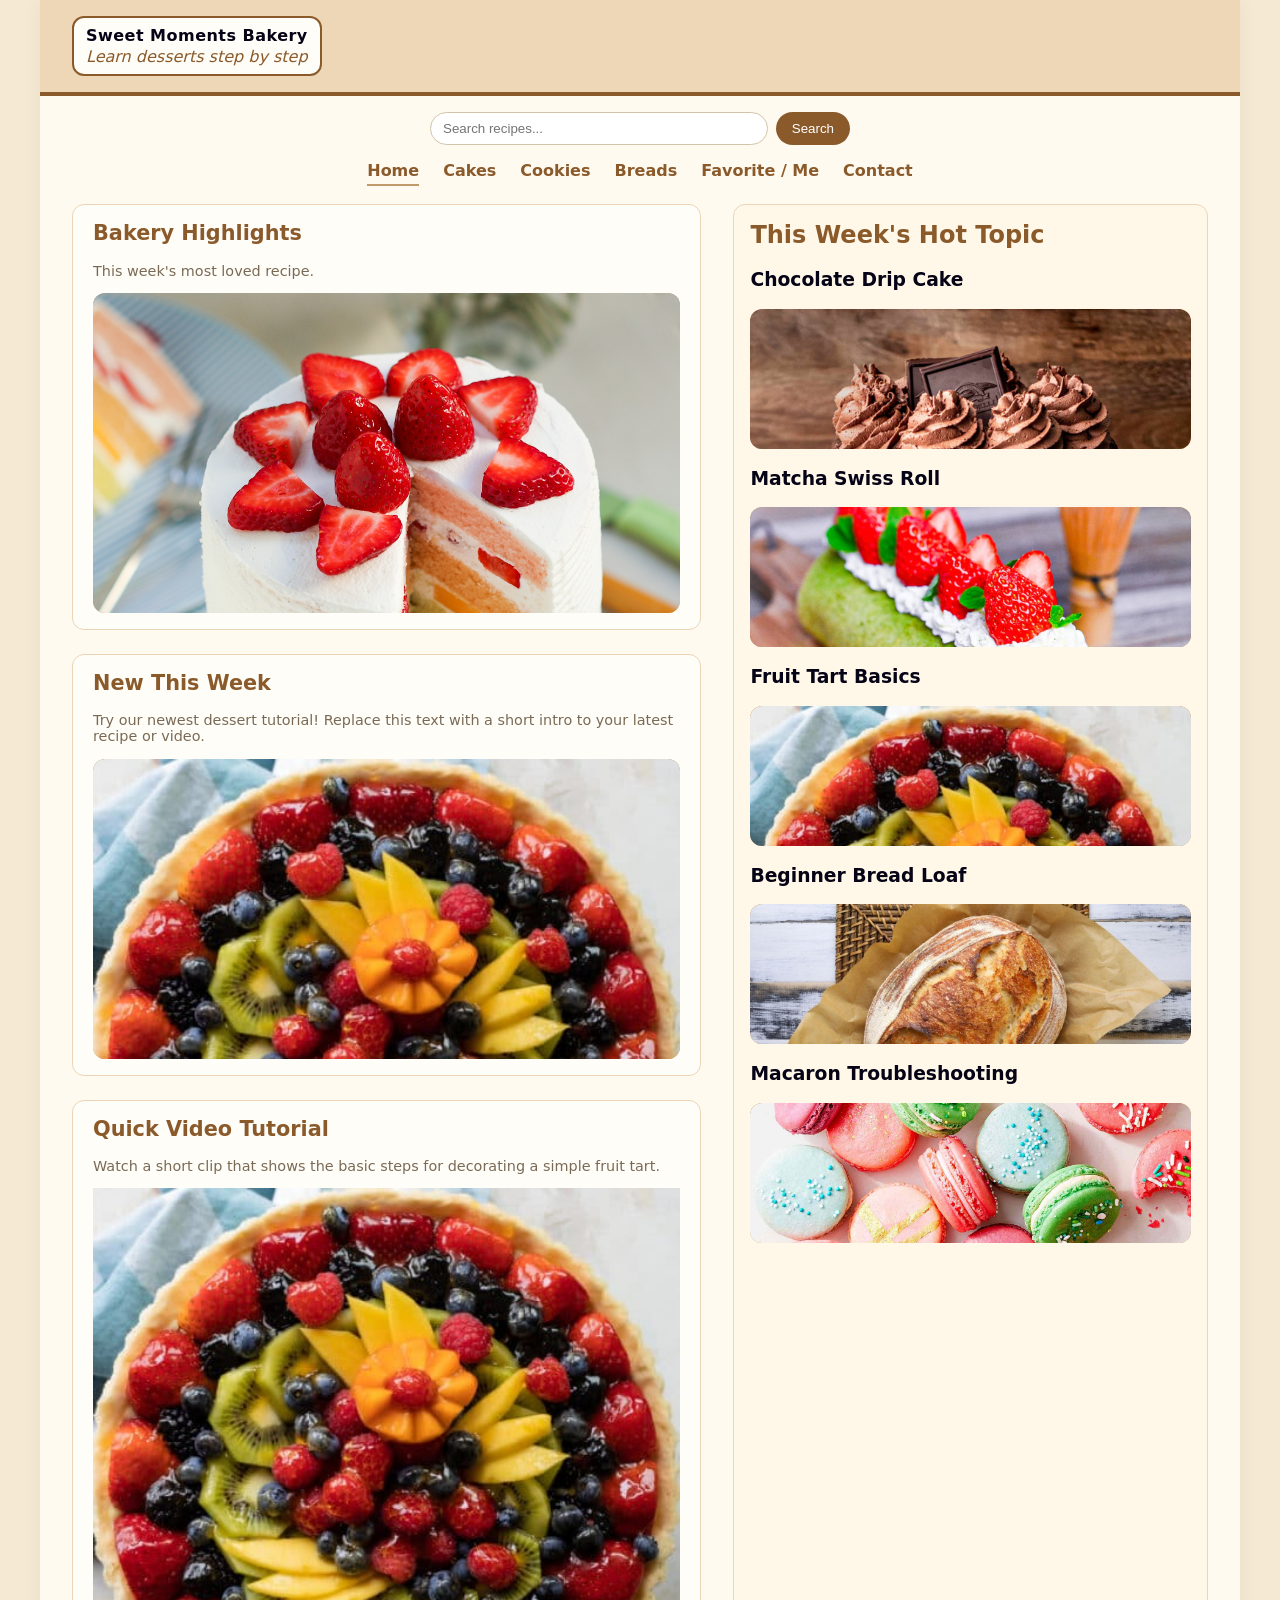
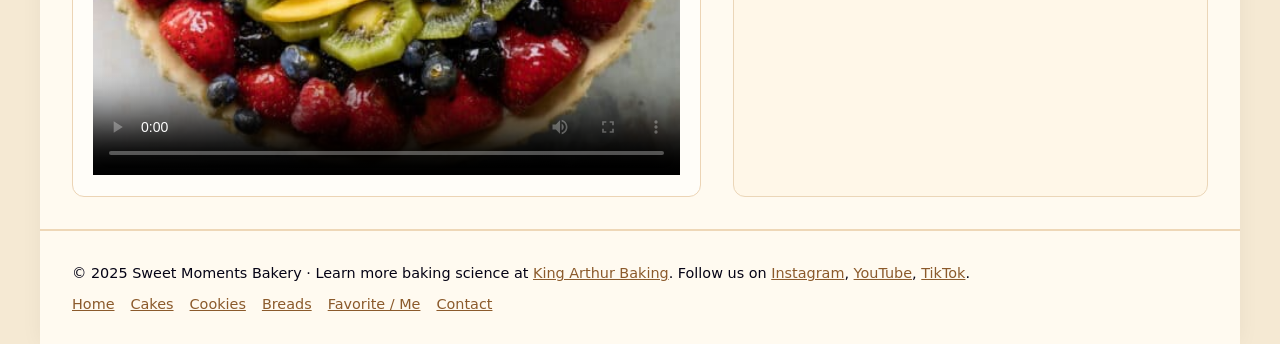
<file: index.html>
<!DOCTYPE html>
<html lang="en">
<head>
  <meta charset="utf-8">
  <meta name="viewport" content="width=device-width, initial-scale=1.0">
  <title>Sweet Moments Bakery - Home</title>
  <meta name="description"
        content="Sweet Moments Bakery shares beginner-friendly dessert ideas like cakes, cookies, breads, and tarts with simple steps and cozy inspiration.">
  <link rel="stylesheet" href="styles.css">
</head>
<body>
<div id="wrapper">

  <!-- HEADER -->
  <header class="site-header">
    <div class="logo-box">
      <span class="logo-main">Sweet Moments Bakery</span>
      <span class="tagline">Learn desserts step by step</span>
    </div>
  </header>

  <!-- SEARCH + NAV -->
  <div class="top-bar">
    <form class="search-form" action="#" method="get">
      <label class="visually-hidden" for="site-search">Search recipes</label>
      <input type="search" id="site-search" name="q" placeholder="Search recipes...">
      <button type="submit">Search</button>
    </form>

    <nav class="main-nav">
      <ul>
        <li><a href="index.html" class="current">Home</a></li>
        <li><a href="cakes.html">Cakes</a></li>
        <li><a href="cookies.html">Cookies</a></li>
        <li><a href="breads.html">Breads</a></li>
        <li><a href="favorites.html">Favorite / Me</a></li>
        <li><a href="contact.html">Contact</a></li>
      </ul>
    </nav>
  </div>

  <!-- MAIN LAYOUT -->
  <div class="layout">

    <!-- LEFT COLUMN -->
    <main>
      <!-- Bakery Highlights -->
      <section class="card">
        <h2>Bakery Highlights</h2>
        <p class="section-note">This week's most loved recipe.</p>

        <div class="image-box image-feature">
          <img src="Rainbow Cake.jpg" alt="Rainbow celebration cake with strawberries on top">
        </div>
      </section>

      <!-- New This Week -->
      <section class="card">
        <h2>New This Week</h2>
        <p class="section-note">
          Try our newest dessert tutorial! Replace this text with a short intro to your latest recipe or video.
        </p>

        <div class="image-box image-new">
          <img src="Fruit Tart.jpg" alt="Fruit tart topped with colorful fresh fruit">
        </div>
      </section>

      <!-- Quick Video Tutorial -->
      <section class="card">
        <h2>Quick Video Tutorial</h2>
        <p class="section-note">
          Watch a short clip that shows the basic steps for decorating a simple fruit tart.
        </p>

        <video controls width="100%" poster="Fruit Tart.jpg">
          <source src="Fruit Tart.mp4" type="video/mp4">
         Your browser does not support the video tag.
        </video>
      </section>
    </main>

    <!-- RIGHT COLUMN -->
    <aside class="weekly">
      <h2>This Week's Hot Topic</h2>

      <article class="weekly-item">
        <h3>Chocolate Drip Cake</h3>
        <div class="image-box small-image">
          <img src="Chocolate Drip Cake.jpg" alt="Tall chocolate drip cake with ganache">
        </div>
      </article>

      <article class="weekly-item">
        <h3>Matcha Swiss Roll</h3>
        <div class="image-box small-image">
          <img src="Matcha Swiss Roll.jpg" alt="Matcha roll cake with strawberries">
        </div>
      </article>

      <article class="weekly-item">
        <h3>Fruit Tart Basics</h3>
        <div class="image-box small-image">
          <img src="Fruit Tart.jpg" alt="Fruit tart with berries and kiwi slices">
        </div>
      </article>

      <article class="weekly-item">
        <h3>Beginner Bread Loaf</h3>
        <div class="image-box small-image">
          <img src="Beginner Bread Loaf.jpg" alt="Artisan bread loaf">
        </div>
      </article>

      <article class="weekly-item">
        <h3>Macaron Troubleshooting</h3>
        <div class="image-box small-image">
          <img src="Macaron.jpg" alt="Colorful macarons">
        </div>
      </article>
    </aside>
  </div>

  <!-- FOOTER -->
  <footer class="site-footer">
    <p>&copy; 2025 Sweet Moments Bakery · Learn more baking science at
      <a href="https://www.kingarthurbaking.com" target="_blank">King Arthur Baking</a>.
      Follow us on <a href="#">Instagram</a>, <a href="#">YouTube</a>, <a href="#">TikTok</a>.
    </p>
    <nav class="footer-nav">
      <ul>
        <li><a href="index.html">Home</a></li>
        <li><a href="cakes.html">Cakes</a></li>
        <li><a href="cookies.html">Cookies</a></li>
        <li><a href="breads.html">Breads</a></li>
        <li><a href="favorites.html">Favorite / Me</a></li>
        <li><a href="contact.html">Contact</a></li>
      </ul>
    </nav>
  </footer>

</div>
</body>
</html>
</file>
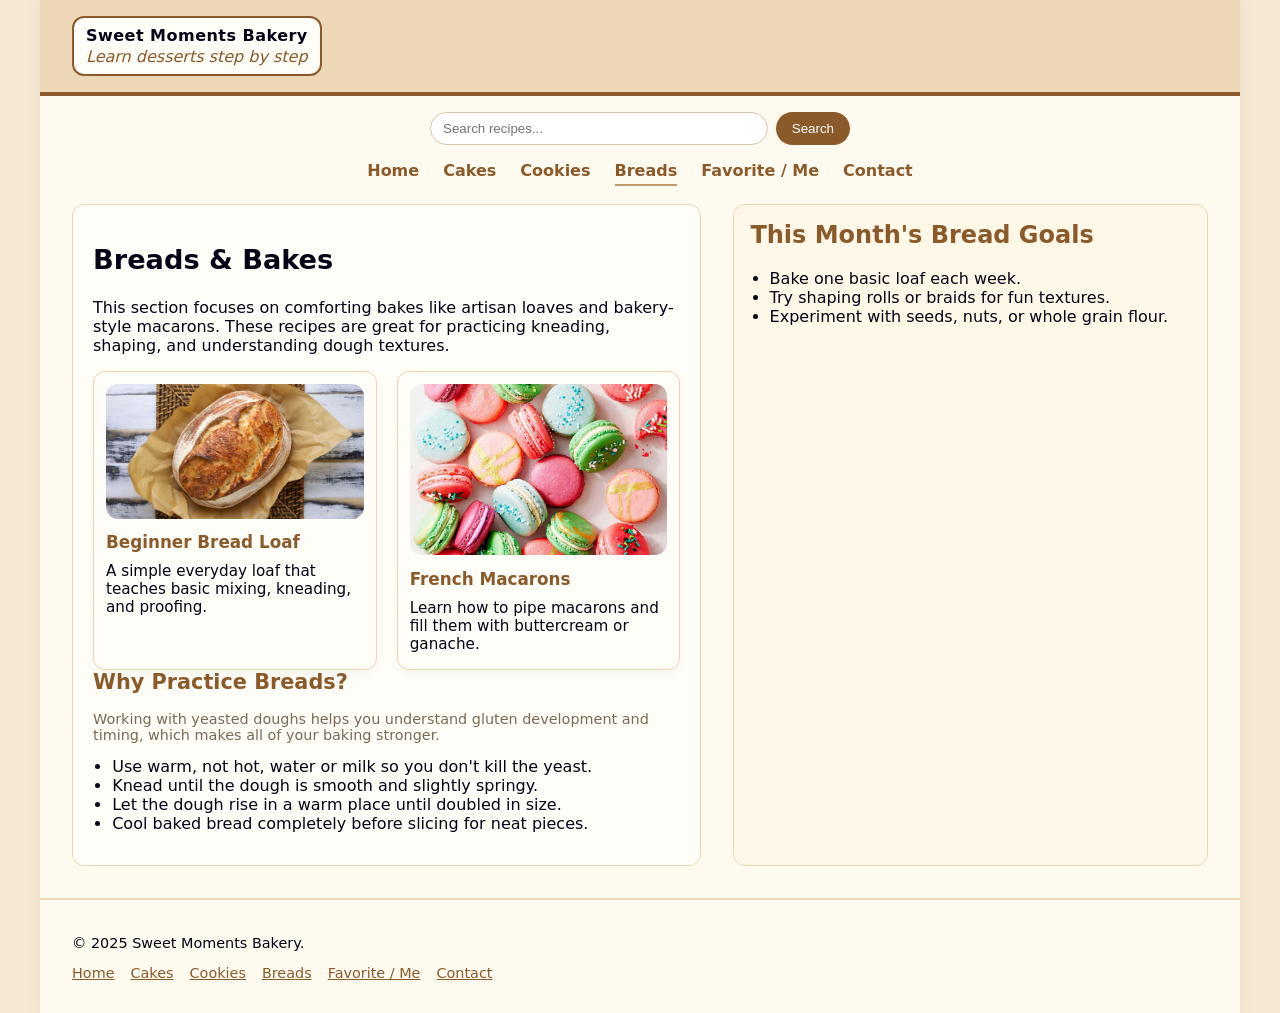
<file: breads.html>
<!DOCTYPE html>
<html lang="en">
<head>
  <meta charset="utf-8">
  <meta name="viewport" content="width=device-width, initial-scale=1.0">
  <title>Sweet Moments Bakery - Breads</title>
  <meta name="description"
        content="Practice breads and macarons with Sweet Moments Bakery bread tutorials, tips on kneading, proofing, and monthly baking goals.">
  <link rel="stylesheet" href="styles.css">
</head>
<body>
<div id="wrapper">

  <!-- HEADER + NAV (Breads is current) -->
  <header class="site-header">
    <div class="logo-box">
      <span class="logo-main">Sweet Moments Bakery</span>
      <span class="tagline">Learn desserts step by step</span>
    </div>
  </header>

  <div class="top-bar">
    <form class="search-form" action="#" method="get">
      <label class="visually-hidden" for="site-search">Search recipes</label>
      <input type="search" id="site-search" name="q" placeholder="Search recipes...">
      <button type="submit">Search</button>
    </form>

    <nav class="main-nav">
      <ul>
        <li><a href="index.html">Home</a></li>
        <li><a href="cakes.html">Cakes</a></li>
        <li><a href="cookies.html">Cookies</a></li>
        <li><a href="breads.html" class="current">Breads</a></li>
        <li><a href="favorites.html">Favorite / Me</a></li>
        <li><a href="contact.html">Contact</a></li>
      </ul>
    </nav>
  </div>

  <div class="layout">
    <main>
      <section class="card">
        <h1 class="page-title">Breads &amp; Bakes</h1>
        <p>
          This section focuses on comforting bakes like artisan loaves and bakery-style
          macarons. These recipes are great for practicing kneading, shaping, and
          understanding dough textures.
        </p>

        <div class="recipe-grid">
          <article class="recipe-card">
            <img src="Beginner Bread Loaf.jpg" alt="Artisan bread loaf on parchment paper">
            <h3>Beginner Bread Loaf</h3>
            <p>A simple everyday loaf that teaches basic mixing, kneading, and proofing.</p>
          </article>

          <article class="recipe-card">
            <img src="Macaron.jpg" alt="Colorful assorted macarons">
            <h3>French Macarons</h3>
            <p>Learn how to pipe macarons and fill them with buttercream or ganache.</p>
          </article>
        </div>

        <h2 class="section-heading">Why Practice Breads?</h2>
        <p class="section-note">
          Working with yeasted doughs helps you understand gluten development and timing,
          which makes all of your baking stronger.
        </p>

        <ul class="tip-list">
          <li>Use warm, not hot, water or milk so you don't kill the yeast.</li>
          <li>Knead until the dough is smooth and slightly springy.</li>
          <li>Let the dough rise in a warm place until doubled in size.</li>
          <li>Cool baked bread completely before slicing for neat pieces.</li>
        </ul>
      </section>
    </main>

    <aside class="weekly">
      <h2>This Month's Bread Goals</h2>
      <ol class="tip-list">
        <li>Bake one basic loaf each week.</li>
        <li>Try shaping rolls or braids for fun textures.</li>
        <li>Experiment with seeds, nuts, or whole grain flour.</li>
      </ol>
    </aside>
  </div>

  <footer class="site-footer">
    <p>&copy; 2025 Sweet Moments Bakery.</p>
    <nav class="footer-nav">
      <ul>
        <li><a href="index.html">Home</a></li>
        <li><a href="cakes.html">Cakes</a></li>
        <li><a href="cookies.html">Cookies</a></li>
        <li><a href="breads.html">Breads</a></li>
        <li><a href="favorites.html">Favorite / Me</a></li>
        <li><a href="contact.html">Contact</a></li>
      </ul>
    </nav>
  </footer>

</div>
</body>
</html>
</file>
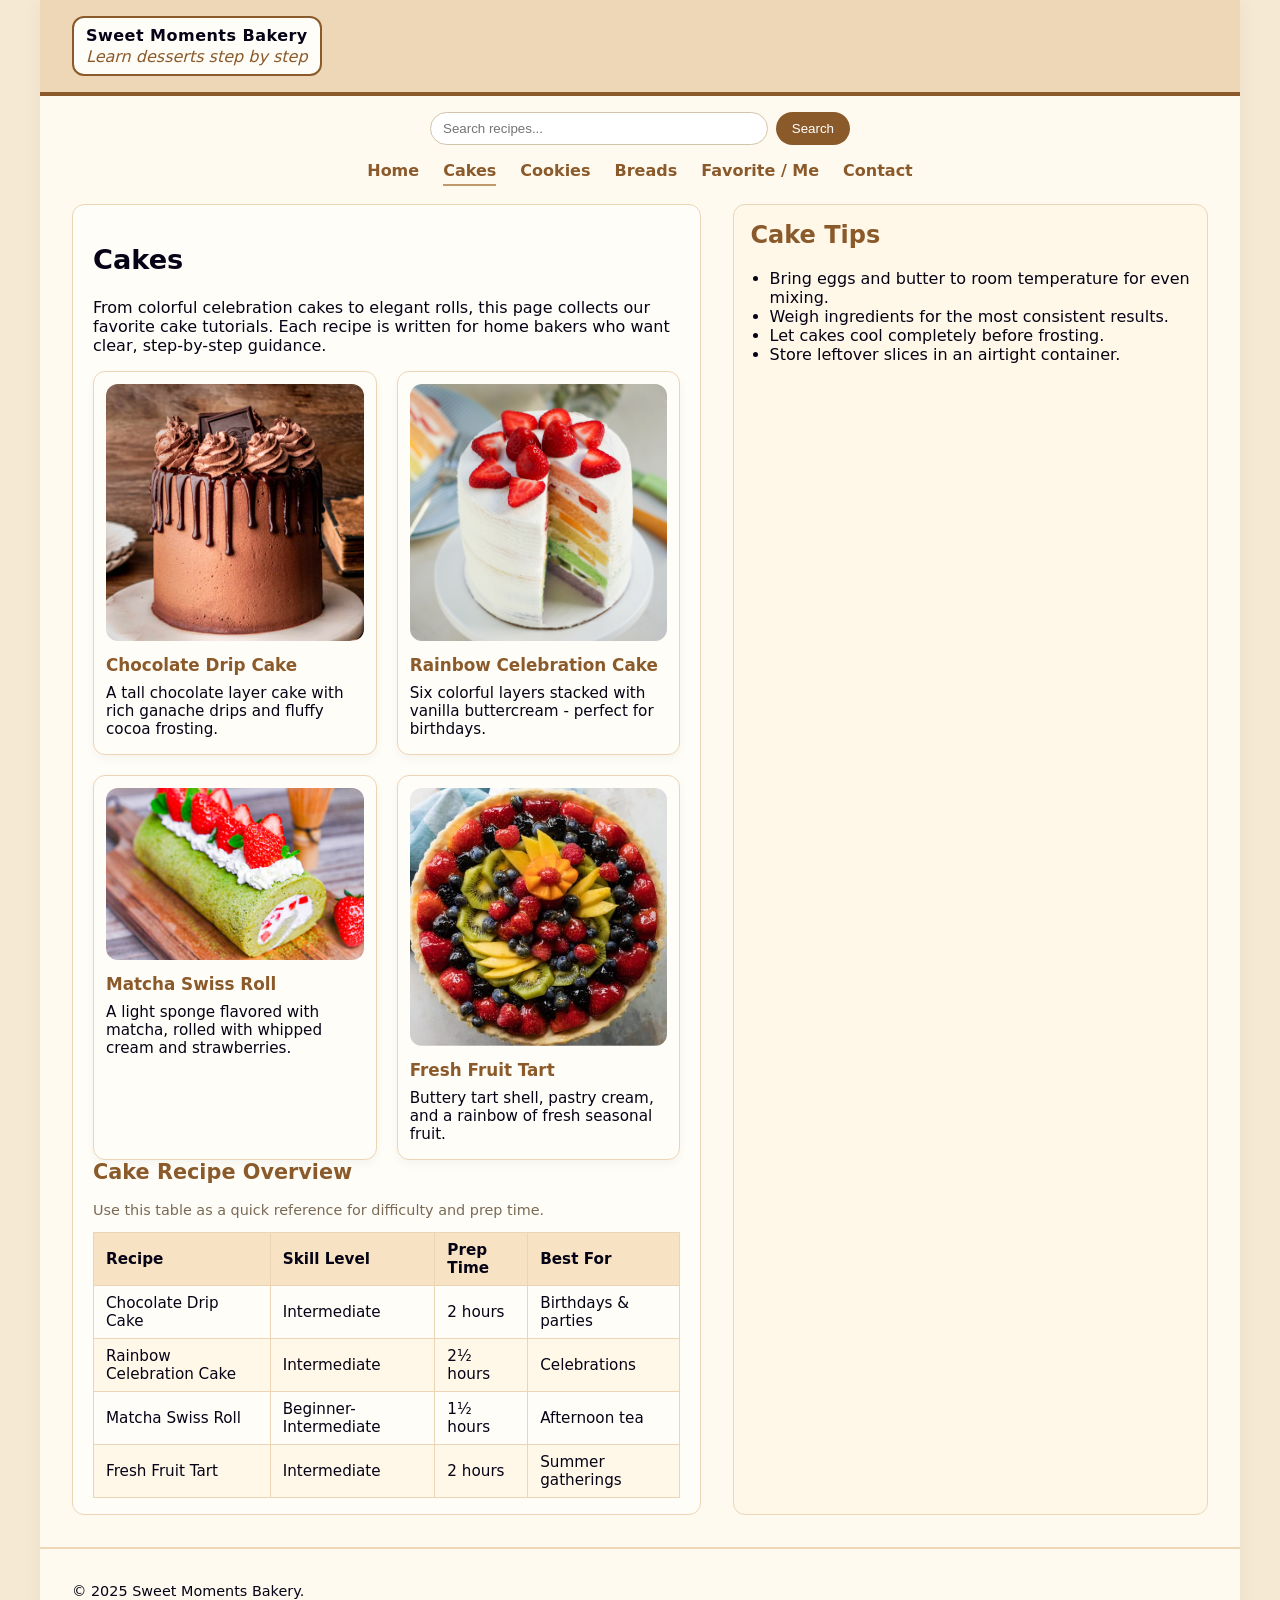
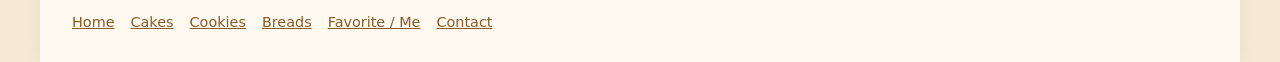
<file: cakes.html>
<!DOCTYPE html>
<html lang="en">
<head>
  <meta charset="utf-8">
  <meta name="viewport" content="width=device-width, initial-scale=1.0">
  <title>Sweet Moments Bakery - Cakes</title>
  <meta name="description"
        content="Explore Sweet Moments Bakery cake tutorials including chocolate drip cake, rainbow celebration cake, matcha swiss roll, and fresh fruit tart.">
  <link rel="stylesheet" href="styles.css">
</head>
<body>
<div id="wrapper">

  <!-- HEADER -->
  <header class="site-header">
    <div class="logo-box">
      <span class="logo-main">Sweet Moments Bakery</span>
      <span class="tagline">Learn desserts step by step</span>
    </div>
  </header>

  <!-- SEARCH + NAV -->
  <div class="top-bar">
    <form class="search-form" action="#" method="get">
      <label class="visually-hidden" for="site-search">Search recipes</label>
      <input type="search" id="site-search" name="q" placeholder="Search recipes...">
      <button type="submit">Search</button>
    </form>

    <nav class="main-nav">
      <ul>
        <li><a href="index.html">Home</a></li>
        <li><a href="cakes.html" class="current">Cakes</a></li>
        <li><a href="cookies.html">Cookies</a></li>
        <li><a href="breads.html">Breads</a></li>
        <li><a href="favorites.html">Favorite / Me</a></li>
        <li><a href="contact.html">Contact</a></li>
      </ul>
    </nav>
  </div>

  <!-- PAGE LAYOUT -->
  <div class="layout">
    <main>
      <section class="card">
        <h1 class="page-title">Cakes</h1>
        <p>
          From colorful celebration cakes to elegant rolls, this page collects our
          favorite cake tutorials. Each recipe is written for home bakers who want
          clear, step-by-step guidance.
        </p>

        <!-- GRID OF CAKE CARDS -->
        <div class="recipe-grid">
          <article class="recipe-card">
            <img src="Chocolate Drip Cake.jpg" alt="Chocolate drip layer cake">
            <h3>Chocolate Drip Cake</h3>
            <p>A tall chocolate layer cake with rich ganache drips and fluffy cocoa frosting.</p>
          </article>

          <article class="recipe-card">
            <img src="Rainbow Cake.jpg" alt="Rainbow layer cake with strawberries on top">
            <h3>Rainbow Celebration Cake</h3>
            <p>Six colorful layers stacked with vanilla buttercream - perfect for birthdays.</p>
          </article>

          <article class="recipe-card">
            <img src="Matcha Swiss Roll.jpg" alt="Green matcha cake roll with strawberries">
            <h3>Matcha Swiss Roll</h3>
            <p>A light sponge flavored with matcha, rolled with whipped cream and strawberries.</p>
          </article>

          <article class="recipe-card">
            <img src="Fruit Tart.jpg" alt="Fruit tart topped with colorful fresh fruit">
            <h3>Fresh Fruit Tart</h3>
            <p>Buttery tart shell, pastry cream, and a rainbow of fresh seasonal fruit.</p>
          </article>
        </div>

        <!-- SIMPLE RECIPE TABLE -->
        <h2 class="section-heading">Cake Recipe Overview</h2>
        <p class="section-note">
          Use this table as a quick reference for difficulty and prep time.
        </p>

        <table class="recipe-table">
          <thead>
            <tr>
              <th>Recipe</th>
              <th>Skill Level</th>
              <th>Prep Time</th>
              <th>Best For</th>
            </tr>
          </thead>
          <tbody>
            <tr>
              <td>Chocolate Drip Cake</td>
              <td>Intermediate</td>
              <td>2 hours</td>
              <td>Birthdays &amp; parties</td>
            </tr>
            <tr>
              <td>Rainbow Celebration Cake</td>
              <td>Intermediate</td>
              <td>2½ hours</td>
              <td>Celebrations</td>
            </tr>
            <tr>
              <td>Matcha Swiss Roll</td>
              <td>Beginner-Intermediate</td>
              <td>1½ hours</td>
              <td>Afternoon tea</td>
            </tr>
            <tr>
              <td>Fresh Fruit Tart</td>
              <td>Intermediate</td>
              <td>2 hours</td>
              <td>Summer gatherings</td>
            </tr>
          </tbody>
        </table>
      </section>
    </main>

    <!-- ASIDE -->
    <aside class="weekly">
      <h2>Cake Tips</h2>
      <ul class="tip-list">
        <li>Bring eggs and butter to room temperature for even mixing.</li>
        <li>Weigh ingredients for the most consistent results.</li>
        <li>Let cakes cool completely before frosting.</li>
        <li>Store leftover slices in an airtight container.</li>
      </ul>
    </aside>
  </div>

  <!-- FOOTER -->
  <footer class="site-footer">
    <p>&copy; 2025 Sweet Moments Bakery.</p>
    <nav class="footer-nav">
      <ul>
        <li><a href="index.html">Home</a></li>
        <li><a href="cakes.html">Cakes</a></li>
        <li><a href="cookies.html">Cookies</a></li>
        <li><a href="breads.html">Breads</a></li>
        <li><a href="favorites.html">Favorite / Me</a></li>
        <li><a href="contact.html">Contact</a></li>
      </ul>
    </nav>
  </footer>

</div>
</body>
</html>
</file>
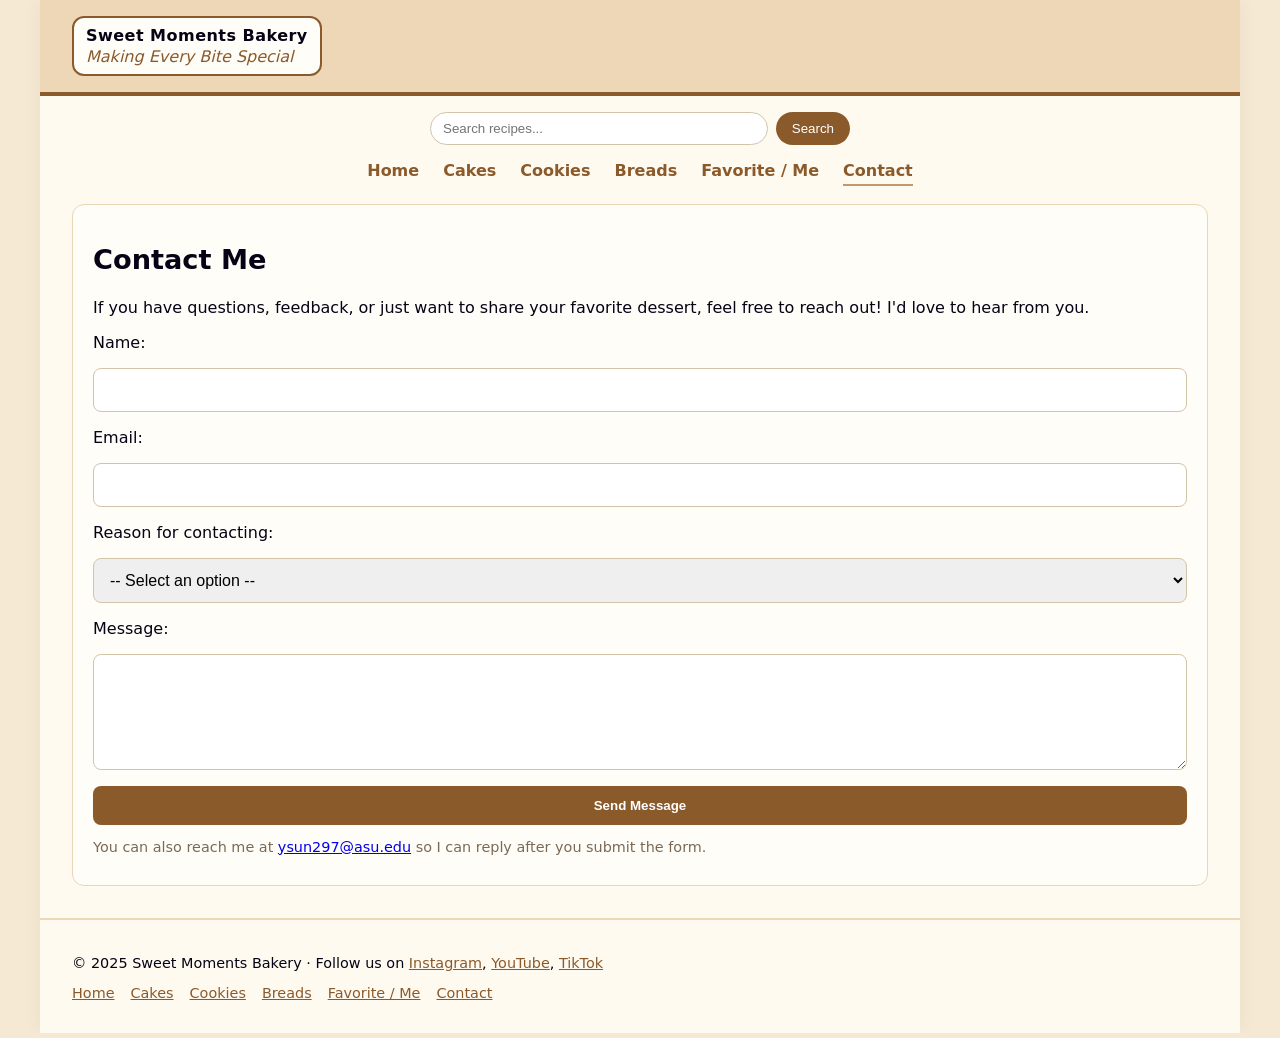
<file: contact.html>
<!DOCTYPE html>
<html lang="en">
<head>
  <meta charset="UTF-8">
  <meta name="viewport" content="width=device-width, initial-scale=1.0">
  <title>Contact | Sweet Moments Bakery</title>
  <link rel="stylesheet" href="styles.css">

  <!-- Meta description -->
  <meta name="description" content="Contact Sweet Moments Bakery for questions, feedback, or bakery recommendations.">
</head>

<body>
<div id="wrapper">

  <!-- HEADER -->
  <header class="site-header">
    <div class="logo-box">
      <span class="logo-main">Sweet Moments Bakery</span>
      <span class="tagline">Making Every Bite Special</span>
    </div>
  </header>

  <!-- SEARCH + NAV -->
  <div class="top-bar">
    <form class="search-form" action="#" method="get">
      <label for="search" class="visually-hidden">Search recipes</label>
      <input type="search" id="search" name="q" placeholder="Search recipes...">
      <button type="submit">Search</button>
    </form>

    <nav class="main-nav">
      <ul>
        <li><a href="index.html">Home</a></li>
        <li><a href="cakes.html">Cakes</a></li>
        <li><a href="cookies.html">Cookies</a></li>
        <li><a href="breads.html">Breads</a></li>
        <li><a href="favorites.html">Favorite / Me</a></li>
        <li><a href="contact.html" class="current">Contact</a></li>
      </ul>
    </nav>
  </div>

  <!-- MAIN CONTENT -->
  <main class="layout">
    <section class="card" style="width:100%;">
      <h1>Contact Me</h1>
      <p>If you have questions, feedback, or just want to share your favorite dessert, feel free to reach out!
         I'd love to hear from you.</p>

      <!-- CONTACT FORM -->
      <form class="contact-form" id="contact-form" action="#" method="post">

        <label for="name">Name:</label>
        <input type="text" id="name" name="name" required>

        <label for="email">Email:</label>
        <input type="email" id="email" name="email" required>

        <label for="topic">Reason for contacting:</label>
        <select id="topic" name="topic" required>
          <option value="">-- Select an option --</option>
          <option value="feedback">Website Feedback</option>
          <option value="recipe">Recipe Questions</option>
          <option value="collab">Collaboration</option>
          <option value="other">Other</option>
        </select>

        <label for="message">Message:</label>
        <textarea id="message" name="message" rows="5" required></textarea>

        <button type="submit" class="submit-btn">Send Message</button>
      </form>

      <p class="section-note">
        You can also reach me at
        <a href="#contact-form">ysun297@asu.edu</a> so I can reply after you submit the form.
      </p>
    </section>
  </main>

  <!-- FOOTER -->
  <footer class="site-footer">
    <p>© 2025 Sweet Moments Bakery · Follow us on
      <a href="#">Instagram</a>, <a href="#">YouTube</a>, <a href="#">TikTok</a>
    </p>

    <nav class="footer-nav">
      <ul>
        <li><a href="index.html">Home</a></li>
        <li><a href="cakes.html">Cakes</a></li>
        <li><a href="cookies.html">Cookies</a></li>
        <li><a href="breads.html">Breads</a></li>
        <li><a href="favorites.html">Favorite / Me</a></li>
        <li><a href="contact.html">Contact</a></li>
      </ul>
    </nav>
  </footer>

</div>
</body>
</html>
</file>
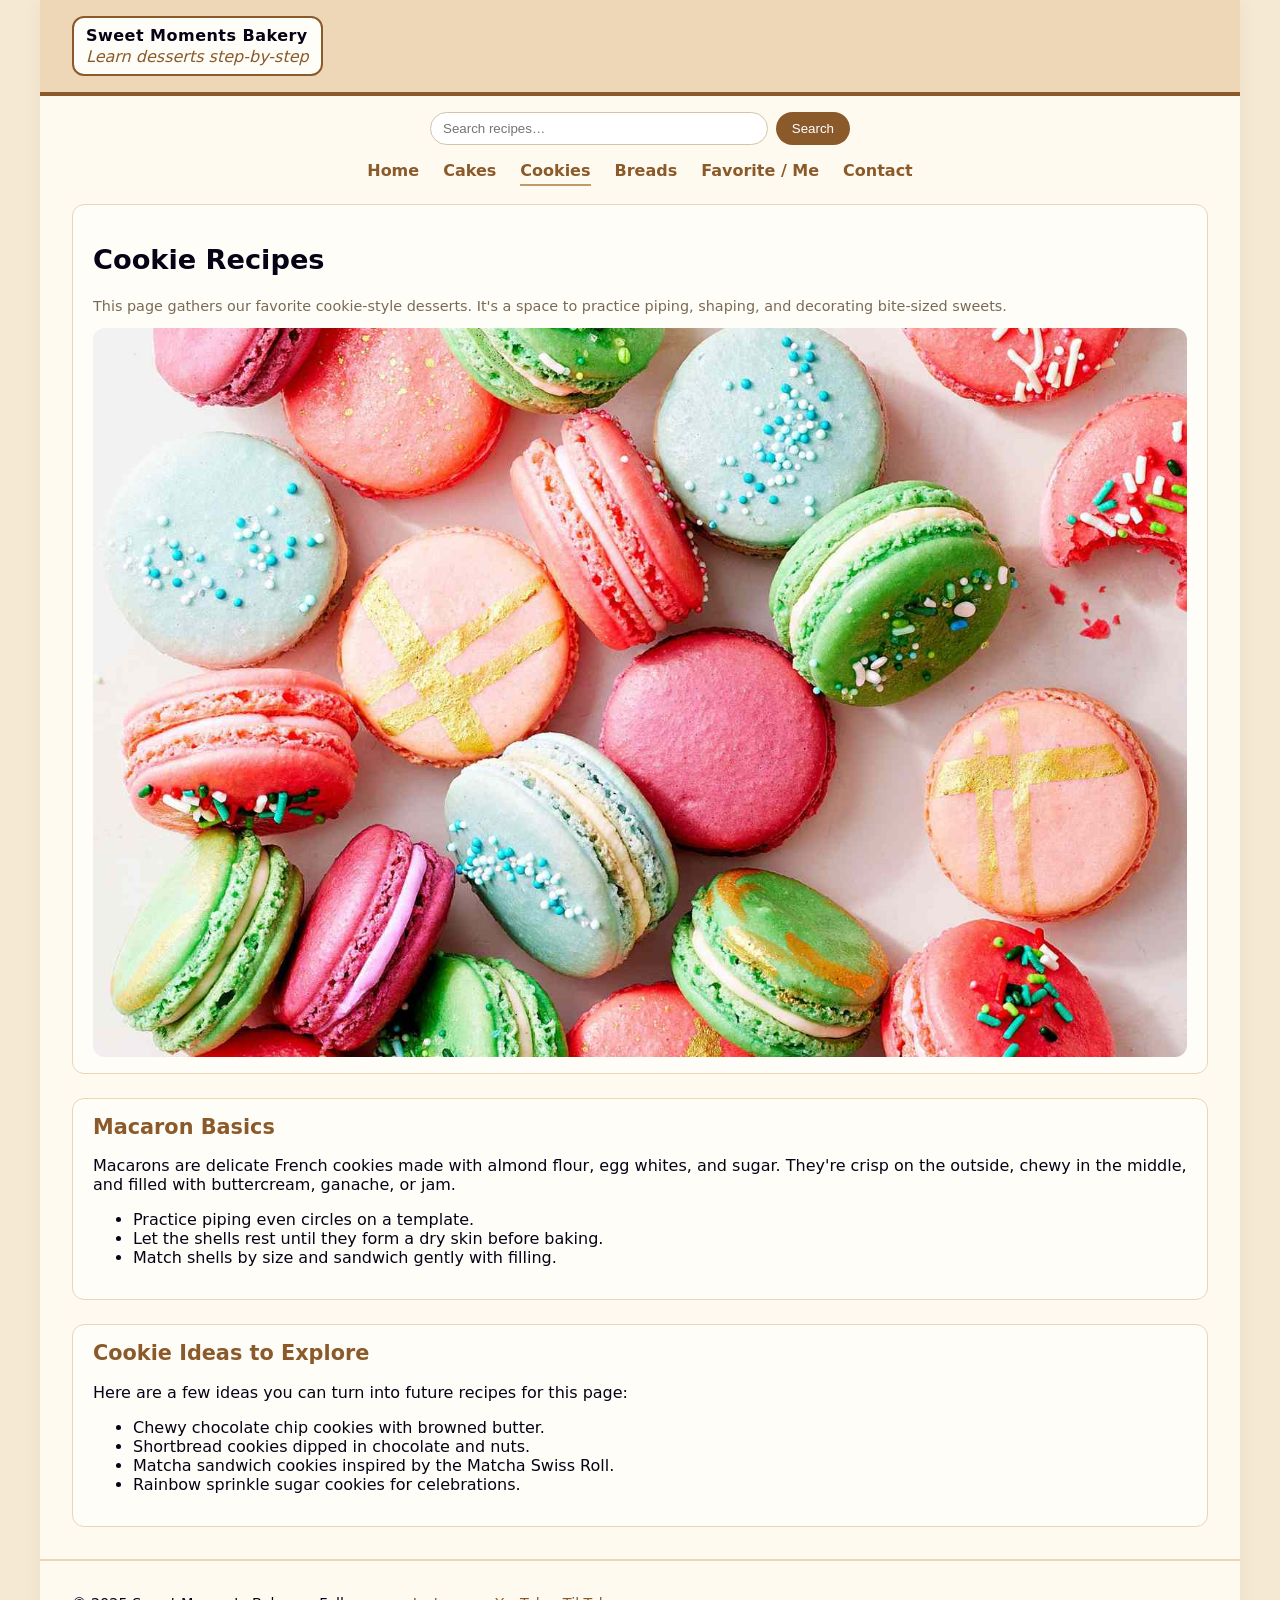
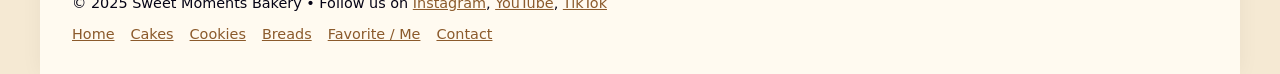
<file: cookies.html>
<!DOCTYPE html>
<html lang="en">
<head>
  <meta charset="UTF-8">
  <meta name="viewport" content="width=device-width, initial-scale=1.0">
  <title>Sweet Moments Bakery | Cookies</title>
  <meta name="description"
        content="Cookie and macaron ideas from Sweet Moments Bakery, including macaron basics and future cookie recipe inspiration.">
  <link rel="stylesheet" href="styles.css">
</head>
<body>
<div id="wrapper">

  <!-- HEADER -->
  <header class="site-header">
    <div class="logo-box">
      <span class="logo-main">Sweet Moments Bakery</span>
      <span class="tagline">Learn desserts step-by-step</span>
    </div>
  </header>

  <!-- SEARCH + NAV -->
  <div class="top-bar">
    <form class="search-form" action="#" method="get">
      <label class="visually-hidden" for="search">Search recipes</label>
      <input type="search" id="search" name="q" placeholder="Search recipes…">
      <button type="submit">Search</button>
    </form>

    <nav class="main-nav">
      <ul>
        <li><a href="index.html">Home</a></li>
        <li><a href="cakes.html">Cakes</a></li>
        <li><a href="cookies.html" class="current">Cookies</a></li>
        <li><a href="breads.html">Breads</a></li>
        <li><a href="favorites.html">Favorite / Me</a></li>
        <li><a href="contact.html">Contact</a></li>
      </ul>
    </nav>
  </div>

  <!-- MAIN CONTENT -->
  <main class="page-main">

    <section class="card">
      <h1>Cookie Recipes</h1>
      <p class="section-note">
        This page gathers our favorite cookie-style desserts. It's a space to
        practice piping, shaping, and decorating bite-sized sweets.
      </p>
      <img src="Macaron.jpg"
           alt="Colorful macarons arranged together"
           class="card-image">
    </section>

    <section class="card">
      <h2>Macaron Basics</h2>
      <p>
        Macarons are delicate French cookies made with almond flour, egg whites,
        and sugar. They're crisp on the outside, chewy in the middle, and filled
        with buttercream, ganache, or jam.
      </p>
      <ul>
        <li>Practice piping even circles on a template.</li>
        <li>Let the shells rest until they form a dry skin before baking.</li>
        <li>Match shells by size and sandwich gently with filling.</li>
      </ul>
    </section>

    <section class="card">
      <h2>Cookie Ideas to Explore</h2>
      <p>Here are a few ideas you can turn into future recipes for this page:</p>
      <ul>
        <li>Chewy chocolate chip cookies with browned butter.</li>
        <li>Shortbread cookies dipped in chocolate and nuts.</li>
        <li>Matcha sandwich cookies inspired by the Matcha Swiss Roll.</li>
        <li>Rainbow sprinkle sugar cookies for celebrations.</li>
      </ul>
    </section>

  </main>

  <!-- FOOTER -->
  <footer class="site-footer">
    <p>&copy; 2025 Sweet Moments Bakery • Follow us on
      <a href="#">Instagram</a>, <a href="#">YouTube</a>, <a href="#">TikTok</a>
    </p>

    <nav class="footer-nav">
      <ul>
        <li><a href="index.html">Home</a></li>
        <li><a href="cakes.html">Cakes</a></li>
        <li><a href="cookies.html">Cookies</a></li>
        <li><a href="breads.html">Breads</a></li>
        <li><a href="favorites.html">Favorite / Me</a></li>
        <li><a href="contact.html">Contact</a></li>
      </ul>
    </nav>
  </footer>

</div>
</body>
</html>
</file>
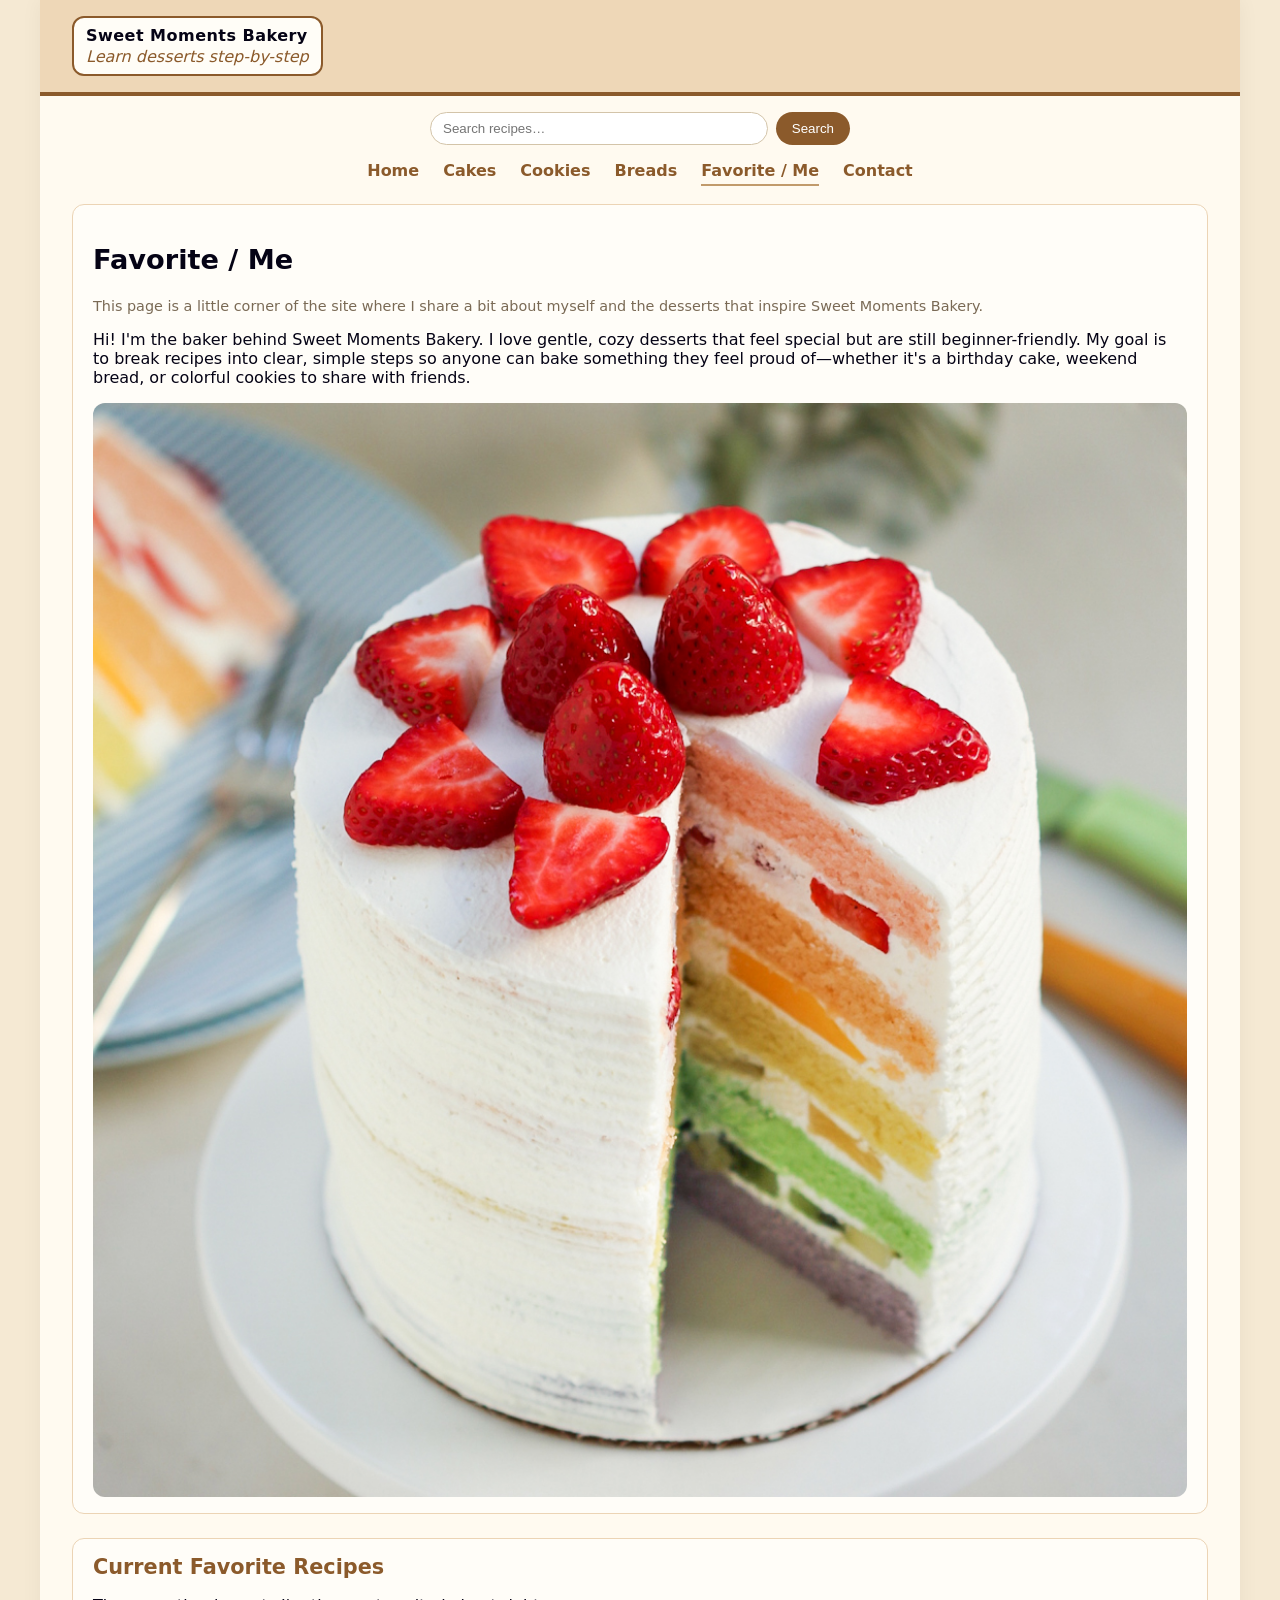
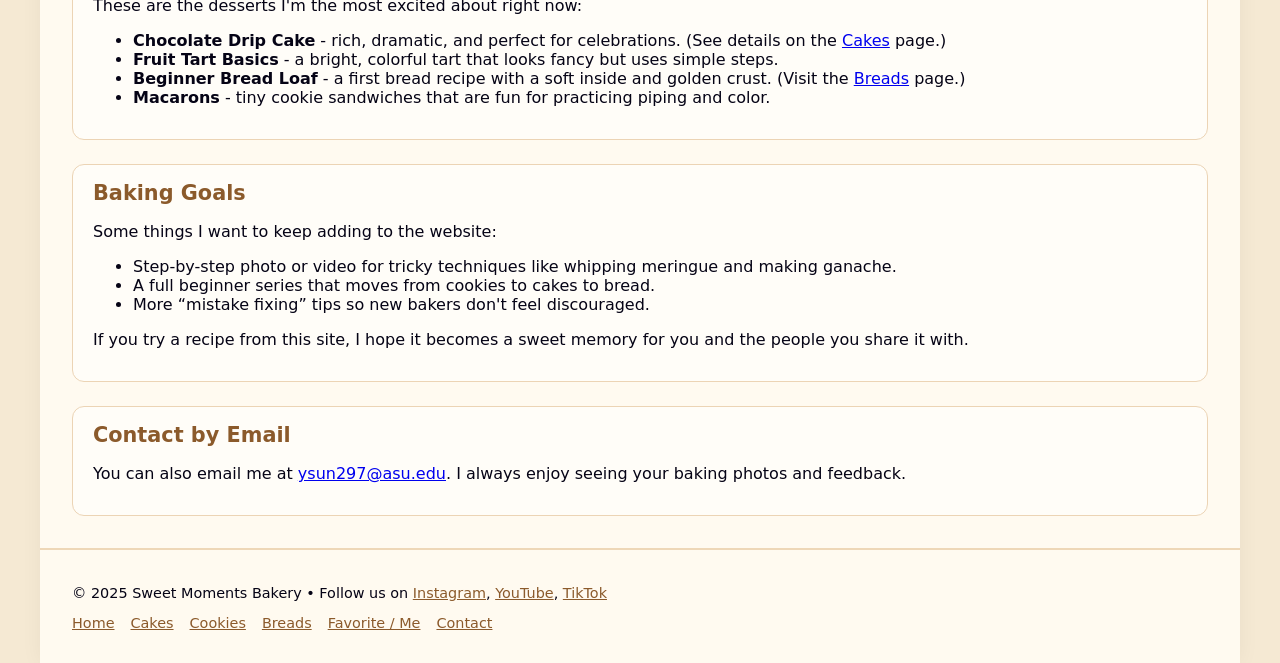
<file: favorites.html>
<!DOCTYPE html>
<html lang="en">
<head>
  <meta charset="UTF-8">
  <meta name="viewport" content="width=device-width, initial-scale=1.0">
  <title>Sweet Moments Bakery | Favorite / Me</title>
  <meta name="description"
        content="Learn more about the baker behind Sweet Moments Bakery and see current favorite dessert recipes and baking goals.">
  <link rel="stylesheet" href="styles.css">
</head>
<body>
<div id="wrapper">

  <!-- HEADER -->
  <header class="site-header">
    <div class="logo-box">
      <span class="logo-main">Sweet Moments Bakery</span>
      <span class="tagline">Learn desserts step-by-step</span>
    </div>
  </header>

  <!-- SEARCH + NAV -->
  <div class="top-bar">
    <form class="search-form" action="#" method="get">
      <label class="visually-hidden" for="search">Search recipes</label>
      <input type="search" id="search" name="q" placeholder="Search recipes…">
      <button type="submit">Search</button>
    </form>

    <nav class="main-nav">
      <ul>
        <li><a href="index.html">Home</a></li>
        <li><a href="cakes.html">Cakes</a></li>
        <li><a href="cookies.html">Cookies</a></li>
        <li><a href="breads.html">Breads</a></li>
        <li><a href="favorites.html" class="current">Favorite / Me</a></li>
        <li><a href="contact.html">Contact</a></li>
      </ul>
    </nav>
  </div>

  <!-- MAIN CONTENT -->
  <main class="page-main">

    <!-- About Me -->
    <section class="card">
      <h1>Favorite / Me</h1>
      <p class="section-note">
        This page is a little corner of the site where I share a bit about myself
        and the desserts that inspire Sweet Moments Bakery.
      </p>
      <p>
        Hi! I'm the baker behind Sweet Moments Bakery. I love gentle, cozy
        desserts that feel special but are still beginner-friendly. My goal is to
        break recipes into clear, simple steps so anyone can bake something they
        feel proud of—whether it's a birthday cake, weekend bread, or colorful
        cookies to share with friends.
      </p>
      <img src="Rainbow Cake.jpg"
           alt="A tall rainbow layer cake with strawberries on top"
           class="card-image">
    </section>

    <!-- Favorite Recipes -->
    <section class="card">
      <h2>Current Favorite Recipes</h2>
      <p>These are the desserts I'm the most excited about right now:</p>
      <ul>
        <li>
          <strong>Chocolate Drip Cake</strong> - rich, dramatic, and perfect
          for celebrations. (See details on the <a href="cakes.html">Cakes</a> page.)
        </li>
        <li>
          <strong>Fruit Tart Basics</strong> - a bright, colorful tart that
          looks fancy but uses simple steps.
        </li>
        <li>
          <strong>Beginner Bread Loaf</strong> - a first bread recipe with a soft
          inside and golden crust. (Visit the <a href="breads.html">Breads</a> page.)
        </li>
        <li>
          <strong>Macarons</strong> - tiny cookie sandwiches that are fun for
          practicing piping and color.
        </li>
      </ul>
    </section>

    <!-- Baking Goals -->
    <section class="card">
      <h2>Baking Goals</h2>
      <p>Some things I want to keep adding to the website:</p>
      <ul>
        <li>Step-by-step photo or video for tricky techniques like whipping
          meringue and making ganache.</li>
        <li>A full beginner series that moves from cookies to cakes to bread.</li>
        <li>More “mistake fixing” tips so new bakers don't feel discouraged.</li>
      </ul>
      <p>
        If you try a recipe from this site, I hope it becomes a sweet memory for
        you and the people you share it with.
      </p>
    </section>

    <!-- Email line for the rubric -->
    <section class="card">
      <h2>Contact by Email</h2>
      <p>
        You can also email me at
        <a href="contact.html#contact-form">ysun297@asu.edu</a>.
        I always enjoy seeing your baking photos and feedback.
      </p>
    </section>

  </main>

  <!-- FOOTER -->
  <footer class="site-footer">
    <p>&copy; 2025 Sweet Moments Bakery • Follow us on
      <a href="#">Instagram</a>, <a href="#">YouTube</a>, <a href="#">TikTok</a>
    </p>

    <nav class="footer-nav">
      <ul>
        <li><a href="index.html">Home</a></li>
        <li><a href="cakes.html">Cakes</a></li>
        <li><a href="cookies.html">Cookies</a></li>
        <li><a href="breads.html">Breads</a></li>
        <li><a href="favorites.html">Favorite / Me</a></li>
        <li><a href="contact.html">Contact</a></li>
      </ul>
    </nav>
  </footer>

</div>
</body>
</html>
</file>
<file: styles.css>
* {
  box-sizing: border-box;
}

:root {
  --text: #050315;
  --background: #F5E9D3;
  --primary: #EED7B7;
  --secondary: #8B5A2B;
  --accent: #C19A6B;
}

html, body {
  margin: 0;
  padding: 0;
}

body {
  font-family: system-ui, -apple-system, BlinkMacSystemFont, "Segoe UI", sans-serif;
  color: var(--text);
  background-color: var(--background);
}

/* Wrapper */
#wrapper {
  max-width: 1200px;
  margin: 0 auto;
  min-height: 100vh;
  display: flex;
  flex-direction: column;
  background-color: #fffaf0;
  box-shadow: 0 0 20px rgba(0,0,0,.05);
}

/* ---------- HEADER ---------- */
.site-header {
  display: flex;
  justify-content: space-between;
  align-items: center;
  padding: 1rem 2rem;
  background-color: var(--primary);
  border-bottom: 4px solid var(--secondary);
}

.logo-box {
  border-radius: 12px;
  border: 2px solid var(--secondary);
  padding: .5rem .75rem;
  background-color: #fffdf7;
  display: inline-flex;
  flex-direction: column;
  gap: .15rem;
}

.logo-main {
  font-weight: 700;
  letter-spacing: .03em;
}

.tagline {
  font-style: italic;
  font-weight: 500;
  color: var(--secondary);
}

/* ---------- SEARCH + NAV ---------- */
.top-bar {
  padding: 1rem 2rem .5rem;
}

.search-form {
  display: flex;
  gap: .5rem;
  max-width: 420px;
  margin: 0 auto 1rem;
}

.search-form input[type="search"] {
  flex: 1;
  padding: .5rem .75rem;
  border-radius: 999px;
  border: 1px solid #d3c4a9;
}

.search-form button {
  padding: .5rem 1rem;
  border-radius: 999px;
  border: none;
  background-color: var(--secondary);
  color: white;
  cursor: pointer;
}

.search-form button:hover {
  background-color: #73441f;
}

.visually-hidden {
  position: absolute;
  width: 1px;
  height: 1px;
  padding: 0;
  margin: -1px;
  overflow: hidden;
  clip: rect(0, 0, 0, 0);
  border: 0;
}

/* Main navigation */
.main-nav ul {
  list-style: none;
  margin: 0;
  padding: 0;
  display: flex;
  justify-content: center;
  gap: 1.5rem;
}

.main-nav a {
  text-decoration: none;
  font-weight: 600;
  color: var(--secondary);
  padding-bottom: .25rem;
  border-bottom: 2px solid transparent;
}

.main-nav a:hover,
.main-nav a.current {
  border-color: var(--accent);
}

/* ---------- LAYOUT ---------- */
.layout {
  display: flex;
  gap: 2rem;
  padding: 1rem 2rem 2rem;
}

main {
  flex: 2;
  display: flex;
  flex-direction: column;
  gap: 1.5rem;
}

.weekly {
  flex: 1.4;
  padding: 1rem;
  background-color: #fff7e8;
  border-radius: 12px;
  border: 1px solid #ebd6b8;
}

.weekly h2 {
  margin-top: 0;
  color: var(--secondary);
}

/* ---------- CARDS ---------- */
.card {
  padding: 1rem 1.25rem;
  border-radius: 12px;
  background-color: #fffdf8;
  border: 1px solid #ecd4b5;
}

.card h2 {
  margin-top: 0;
  color: var(--secondary);
}

.section-note {
  font-size: .9rem;
  color: #7a6a55;
}

/* ---------- IMAGE HANDLING (GLOBAL) ---------- */
img {
  width: 100%;
  height: auto;
  display: block;
  border-radius: 12px;
  object-fit: cover;
}

/* Home Page Image Sizes */
.image-box {
  margin-top: .75rem;
  border-radius: 12px;
  overflow: hidden;
  background-color: var(--accent);
}

.image-feature {
  max-height: 320px;
}

.image-new {
  max-height: 300px;
}

.small-image {
  max-height: 140px;
}

/* Cakes & Breads page images */
.recipe-img {
  width: 100%;
  max-width: 500px;
  border-radius: 16px;
  margin: 1rem 0;
  object-fit: cover;
  display: block;
}

/* ---------- FOOTER ---------- */
.site-footer {
  margin-top: auto;
  padding: 1.25rem 2rem 2rem;
  border-top: 2px solid var(--primary);
  background-color: #fffaf0;
  font-size: .9rem;
}

.site-footer a {
  color: var(--secondary);
}

.site-footer a:hover {
  text-decoration: underline;
}

.footer-nav ul {
  margin: .75rem 0 0;
  padding: 0;
  list-style: none;
  display: flex;
  flex-wrap: wrap;
  gap: 1rem;
}

/* ---------- RESPONSIVE ---------- */
@media (max-width: 800px) {
  .site-header {
    flex-direction: column;
    align-items: flex-start;
    gap: .5rem;
  }

  .layout {
    flex-direction: column;
  }

  .weekly {
    order: -1;
  }

  .top-bar {
    padding-inline: 1rem;
  }
}

/* CONTACT FORM */
.contact-form {
  display: flex;
  flex-direction: column;
  gap: 1rem;
  margin-top: 1rem;
}

.contact-form input,
.contact-form select,
.contact-form textarea {
  width: 100%;
  padding: .75rem;
  border: 1px solid #d3c4a9;
  border-radius: 8px;
  font-size: 1rem;
}

.submit-btn {
  padding: .75rem 1.25rem;
  background-color: var(--secondary);
  color: #fff;
  border: none;
  border-radius: 8px;
  cursor: pointer;
  font-weight: 600;
}

.submit-btn:hover {
  background-color: #70441b;
}

/* ---------- EXTRA POLISH / NEW STYLES ---------- */

/* Page main layout for pages like cookies, favorites, etc. */
.page-main {
  padding: 1rem 2rem 2rem;
  display: flex;
  flex-direction: column;
  gap: 1.5rem;
}

/* Sidebar items spacing */
.weekly-item {
  margin-bottom: 0.85rem;
}

/* Tip lists */
.tip-list {
  list-style: disc;
  padding-left: 1.2rem;
  margin-top: 0.5rem;
}

/* Slightly larger headings */
.page-title,
.card h1 {
  font-size: 1.7rem;
}

.card h2 {
  font-size: 1.3rem;
}

/* Recipe card layout (cakes, breads pages) */
.recipe-grid {
  display: grid;
  grid-template-columns: repeat(auto-fit, minmax(220px, 1fr));
  gap: 1.25rem;
  margin-top: 1rem;
}

.recipe-card {
  background-color: #fffdf8;
  border: 1px solid #ecd4b5;
  border-radius: 12px;
  padding: 0.75rem 0.75rem 1rem;
  box-shadow: 0 4px 10px rgba(0, 0, 0, 0.04);
  display: flex;
  flex-direction: column;
  gap: 0.5rem;
  transition: transform 0.15s ease, box-shadow 0.15s ease;
}

.recipe-card h3 {
  margin: 0.35rem 0 0.1rem;
  color: var(--secondary);
  font-size: 1.05rem;
}

.recipe-card p {
  margin: 0;
  font-size: 0.95rem;
}

/* Hover effect for recipe cards */
.recipe-card:hover {
  transform: translateY(-3px);
  box-shadow: 0 8px 16px rgba(0, 0, 0, 0.06);
}

/* Cake recipe table */
.recipe-table {
  width: 100%;
  border-collapse: collapse;
  margin-top: 0.75rem;
  font-size: 0.95rem;
}

.recipe-table th,
.recipe-table td {
  border: 1px solid #ecd4b5;
  padding: 0.5rem 0.75rem;
  text-align: left;
}

.recipe-table thead {
  background-color: #f7e3c4;
}

.recipe-table tbody tr:nth-child(even) {
  background-color: #fff7e8;
}
</file>
